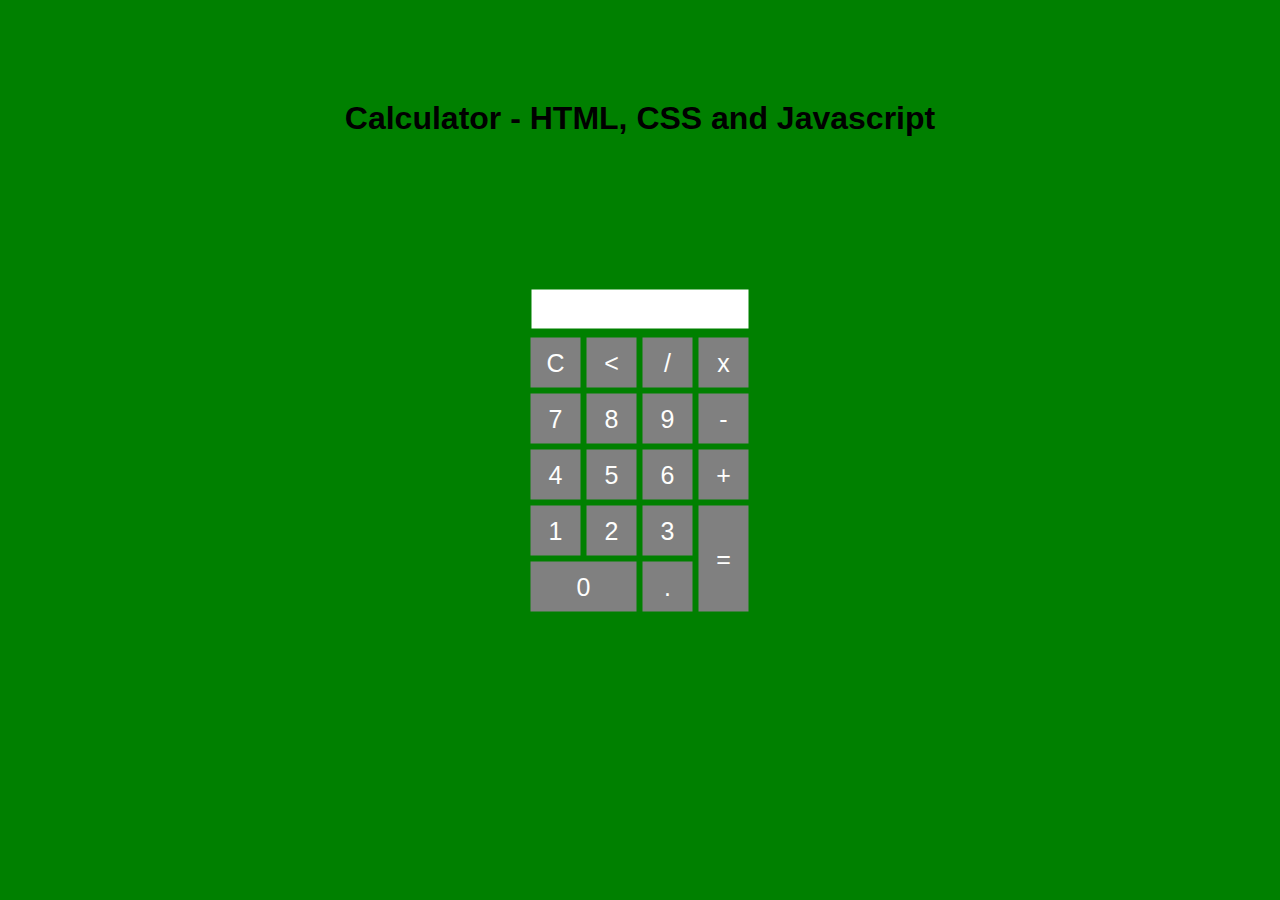
<file: calulator/index.html>
<!DOCTYPE html>
<html lang="en">

<head>
    <meta charset="UTF-8">
    <meta name="viewport" content="width=device-width, initial-scale=1.0">
    <meta http-equiv="X-UA-Compatible" content="ie=edge">
    <link rel="stylesheet" href="style.css">
    <script type="text/javascript" src="script.js"></script>
    <title>Calculator</title>
</head>

<body>
    <h1>Calculator - HTML, CSS and Javascript</h1>
    <div class="main">
        <form name="form">
            <input class="textview" name="textview">
        </form>
        <table>
            <tr>
                <td>
                    <input type="button" class="button" value="C" onclick="clean()">
                </td>
                <td>
                    <input type="button" class="button" value="<" onclick="back()">
                </td>
                <td>
                    <input type="button" class="button" value="/" onclick="insert('/')">
                </td>
                <td>
                    <input type="button" class="button" value="x" onclick="insert('*')">
                </td>
            </tr>

            <tr>
                <td>
                    <input type="button" class="button" value="7" onclick="insert('7')">
                </td>
                <td>
                    <input type="button" class="button" value="8" onclick="insert('8')">
                </td>
                <td>
                    <input type="button" class="button" value="9" onclick="insert('9')">
                </td>
                <td>
                    <input type="button" class="button" value="-" onclick="insert('-')">
                </td>
            </tr>

            <tr>
                <td>
                    <input type="button" class="button" value="4" onclick="insert('4')">
                </td>
                <td>
                    <input type="button" class="button" value="5" onclick="insert('5')">
                </td>
                <td>
                    <input type="button" class="button" value="6" onclick="insert('6')">
                </td>
                <td>
                    <input type="button" class="button" value="+" onclick="insert('+')">
                </td>
            </tr>

            <tr>
                <td>
                    <input type="button" class="button" value="1" onclick="insert('1')">
                </td>
                <td>
                    <input type="button" class="button" value="2" onclick="insert('2')">
                </td>
                <td>
                    <input type="button" class="button" value="3" onclick="insert('3')">
                </td>
                <td rowspan="5">
                    <input type="button" style="height: 106px;" class="button" value="=" onclick="equal()">
                </td>
            </tr>

            <tr>
                <td colspan="2">
                    <input type="button" style="width: 106px;" class="button" value="0" onclick="insert('0')">
                </td>
                <td>
                    <input type="button" class="button" value="." onclick="insert('.')">
                </td>
            </tr>
        </table>
    </div>

</body>

</html>
</file>
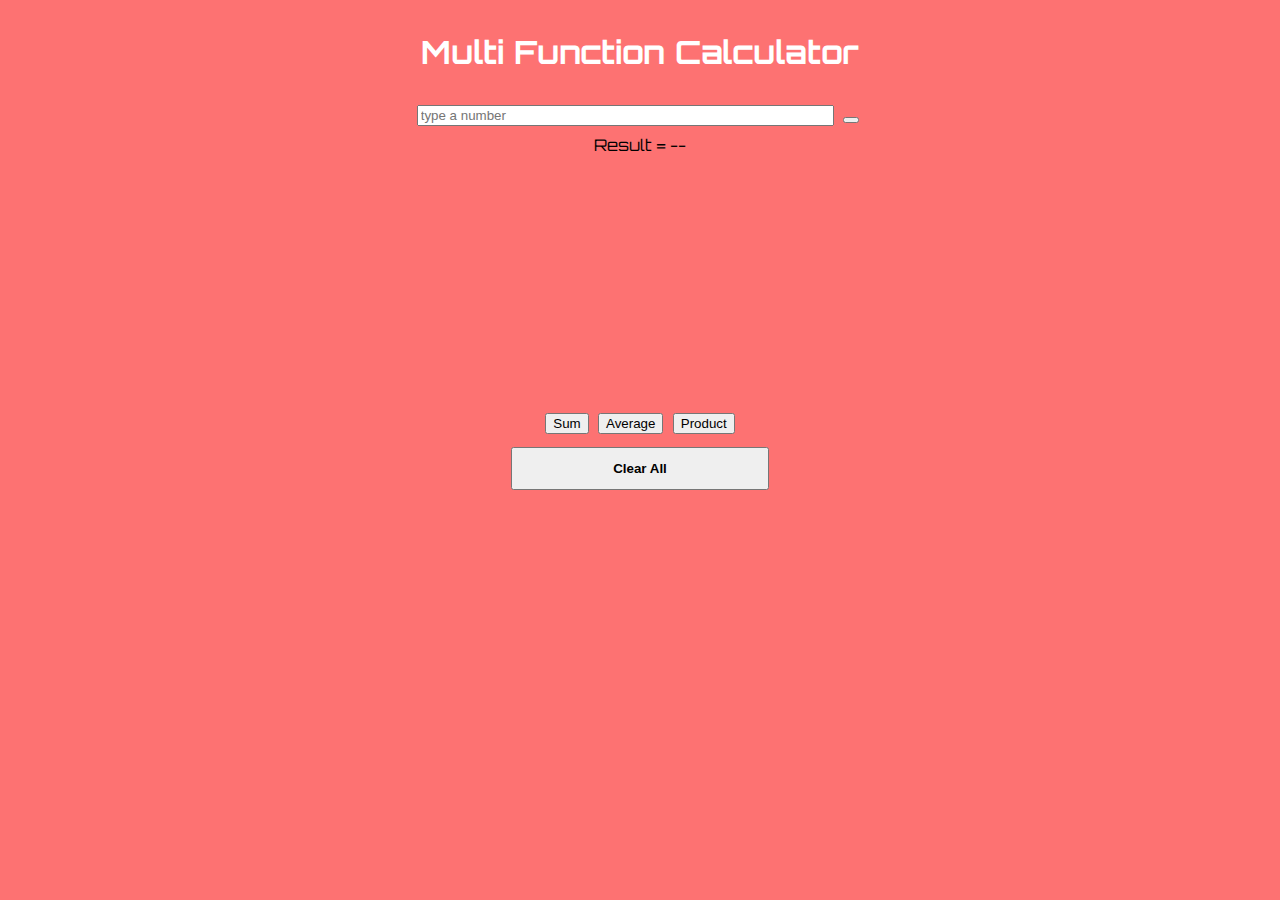
<file: multi-function-calculater-class-task/index.html>
<!DOCTYPE html>
<html lang="en">

<head>
    <meta charset="UTF-8">
    <meta name="viewport" content="width=device-width, initial-scale=1.0">
    <meta http-equiv="X-UA-Compatible" content="ie=edge">
    <link rel="stylesheet" href="https://stackpath.bootstrapcdn.com/bootstrap/4.1.1/css/bootstrap.min.css" integrity="sha384-WskhaSGFgHYWDcbwN70/dfYBj47jz9qbsMId/iRN3ewGhXQFZCSftd1LZCfmhktB"
        crossorigin="anonymous">
    <script src="https://code.jquery.com/jquery-3.3.1.slim.min.js" integrity="sha384-q8i/X+965DzO0rT7abK41JStQIAqVgRVzpbzo5smXKp4YfRvH+8abtTE1Pi6jizo"
        crossorigin="anonymous"></script>
    <script src="https://cdnjs.cloudflare.com/ajax/libs/popper.js/1.14.3/umd/popper.min.js" integrity="sha384-ZMP7rVo3mIykV+2+9J3UJ46jBk0WLaUAdn689aCwoqbBJiSnjAK/l8WvCWPIPm49"
        crossorigin="anonymous"></script>
    <script src="https://stackpath.bootstrapcdn.com/bootstrap/4.1.1/js/bootstrap.min.js" integrity="sha384-smHYKdLADwkXOn1EmN1qk/HfnUcbVRZyYmZ4qpPea6sjB/pTJ0euyQp0Mk8ck+5T"
        crossorigin="anonymous"></script>
    <link href="https://fonts.googleapis.com/css?family=Orbitron" rel="stylesheet">
    <link rel="stylesheet" href="https://use.fontawesome.com/releases/v5.1.0/css/all.css" integrity="sha384-lKuwvrZot6UHsBSfcMvOkWwlCMgc0TaWr+30HWe3a4ltaBwTZhyTEggF5tJv8tbt"
        crossorigin="anonymous">
    <link rel="stylesheet" href="style.css">
    <script src="script.js"></script>
    <title>Multi Function Calculator</title>
</head>

<body>
    <div class="container">
        <h1>Multi Function Calculator</h1>
        <div class="form-group">
            <input class="form-control form-control-lg" type="number" placeholder="type a number">
            <button type="button" class="btn btn-light add" onclick="insert()">
                <i class="fas fa-plus">
                    
                </i>
            </button>
        </div>

        <div class="alert alert-success" role="alert">
            Result = --
        </div>

        <div class="alert alert-danger result" id="insertvalue" role="alert">

        </div>

        <div id="buttons">
            <button type="button" class="btn btn-info">Sum</button>
            <button type="button" class="btn btn-info">Average</button>
            <button type="button" class="btn btn-info">Product</button>
        </div>

        <button type="button" class="btn btn-light clear-btn">Clear All</button>
    </div>

</body>

</html
</file>
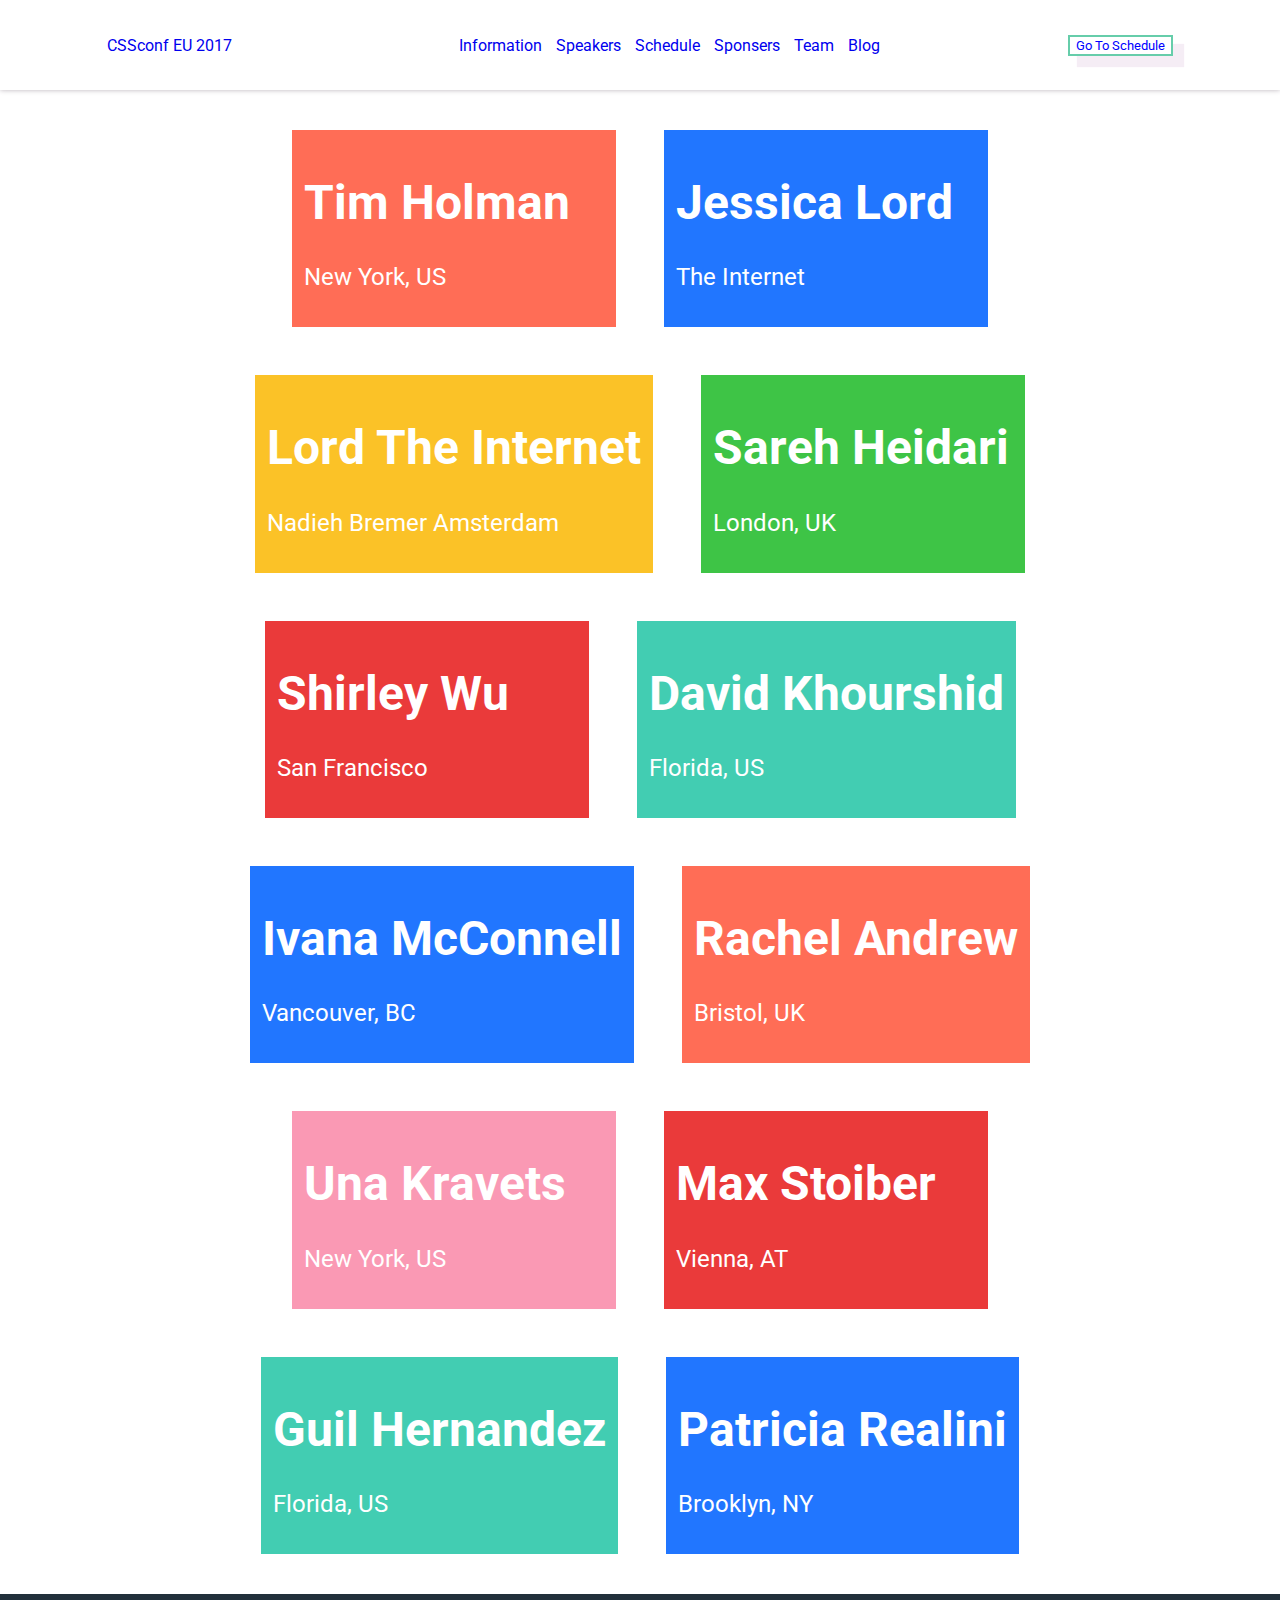
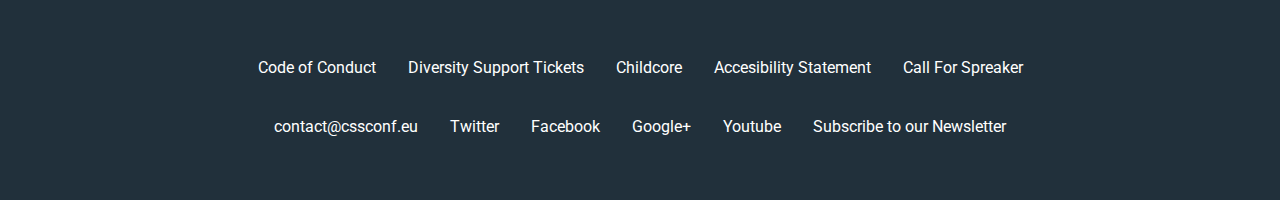
<file: tk-1/index.html>
<!DOCTYPE html>
<html lang="en">

<head>
    <meta charset="UTF-8">
    <meta name="viewport" content="width=device-width, initial-scale=1.0">
    <meta http-equiv="X-UA-Compatible" content="ie=edge">
    <link href="https://fonts.googleapis.com/css?family=Roboto" rel="stylesheet">
    <link rel="stylesheet" href="style.css">
    <title>Test</title>
</head>

<body>
    <header>
        <div>
            <a href="#">
            CSSconf EU 2017                
            </a>
        </div>

        <nav>
            <ul>
                <li>
                    <a href="#">Information</a>
                </li>

                <li>
                    <a href="#">Speakers</a>
                </li>

                <li>
                    <a href="#">Schedule</a>
                </li>

                <li>
                    <a href="#">Sponsers</a>
                </li>

                <li>
                    <a href="#">Team</a>
                </li>

                <li>
                    <a href="#">Blog</a>
                </li>
            </ul>
        </nav>

        <button>Go To Schedule</button>

    </header>

    <article>
        <div class="content-container">
            
            <div class="content" style="background-color: #ff6d56;">
                <h1>Tim Holman</h1>
                <p>New York, US</p> 
            </div>

            <div class="content" style="background-color: #2176ff;">
                <h1>Jessica Lord</h1> 
                <p>The Internet</p>
            </div>

            <div class="content" style="background-color: #fbc227;">
               <h1>Lord The Internet</h1>  
               <p>Nadieh Bremer Amsterdam</p>
            </div>

            <div class="content" style="background-color: #3ec446;">
               <h1>Sareh Heidari</h1>  
                <p>London, UK</p>
            </div>

            <div class="content" style="background-color: #ea3a3a;">
               <h1>Shirley Wu</h1>  
                <p>San Francisco</p>
            </div>

            <div class="content" style="background-color: #42cdb2;">
               <h1>David Khourshid</h1>  
                <p>Florida, US</p>
            </div>

            <div class="content" style="background-color: #2176ff;">
               <h1>Ivana McConnell</h1>  
                <p>Vancouver, BC</p>
            </div>

            <div class="content" style="background-color: #ff6d56;">
               <h1>Rachel Andrew</h1>  
                <p>Bristol, UK</p>
            </div>

            <div class="content" style="background-color: #fa99b4;">
               <h1>Una Kravets</h1>  
                <p>New York, US</p>
            </div>
            
            <div class="content" style="background-color: #ea3a3a;">
               <h1>Max Stoiber</h1>  
                <p>Vienna, AT</p>
            </div>
            
            <div class="content" style="background-color: #42cdb2;">
               <h1>Guil Hernandez</h1>  
               <p>Florida, US</p>

            </div>
            
            <div class="content" style="background-color: #2176ff;">
               <h1>Patricia Realini</h1>  
               <p>Brooklyn, NY</p>
            </div>
        </div>
    </article>

    <footer>
        <div class="footer-content first-div">
            <div>Code of Conduct</div>
            <div>Diversity Support Tickets</div>
            <div>Childcore</div>
            <div>Accesibility Statement</div>
            <div>Call For Spreaker</div>
        </div>

        <div class="footer-content second-div">
            <div>contact@cssconf.eu</div>
            <div>Twitter</div>
            <div>Facebook</div>
            <div>Google+</div>
            <div>Youtube</div>
            <div>Subscribe to our Newsletter</div>
        </div>


    </footer>
</body>

</html>
</file>
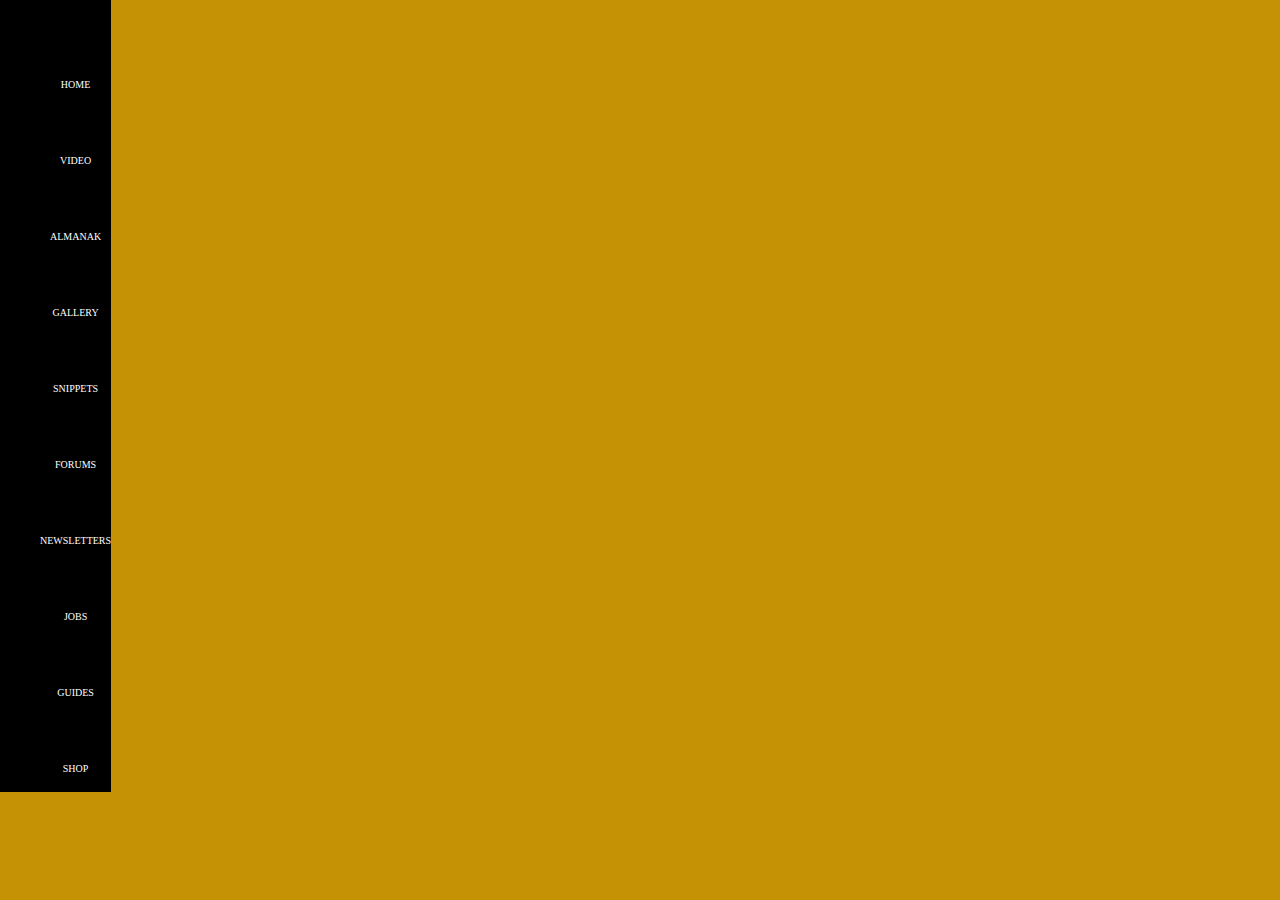
<file: hackathon-folder-3/colorful-navbar/index.html>
<!DOCTYPE html>
<html>
<head>
	<title>
		my work
	</title>
	<link rel="stylesheet" type="text/css" href="style.css">
	<link rel="stylesheet" href="https://use.fontawesome.com/releases/v5.0.10/css/all.css" integrity="sha384-+d0P83n9kaQMCwj8F4RJB66tzIwOKmrdb46+porD/OvrJ+37WqIM7UoBtwHO6Nlg" crossorigin="anonymous">
</head>
<body>
	<nav>
		<ul>
			<li>
				
				<span>
					<i class="fas fa-home"></i>
				</span>
				<br>
				<span class="name">
					HOME
				</span>
			</li>
			<li>
				
				<span>
					<i class="fas fa-check"></i>
				</span>
				<br>
				<span class="name">
					VIDEO
				</span>
			</li>
			<li>
				
				<span>
					<i class="fas fa-baseball-ball"></i>
				</span>
				<br>
				<span class="name">
					ALMANAK
				</span>
			</li>
			<li>
				
				<span>
					<i class="fab fa-accessible-icon"></i>
				</span>
				<br>
				<span class="name">
					GALLERY
				</span>
			</li>
			<li>
				
				<span>
					<i class="fab fa-accusoft"></i>
				</span>
				<br>
				<span class="name">
					SNIPPETS
				</span>
			</li>
			<li>
				
				<span>
					<i class="fab fa-adversal"></i>
				</span>
				<br>
				<span class="name">
					FORUMS
				</span>
			</li>
			<li>
				
				<span>
					<i class="fab fa-adn"></i>
				</span>
				<br>
				<span class="name">
					NEWSLETTERS
				</span>
			</li>
			<li>
				
				<span>
					<i class="fab fa-algolia"></i>
				</span> 
				<br>
				<span class="name">
					JOBS
				</span>
			</li>
			<li>
				
				<span>
					<i class="fas fa-ambulance"></i>
				</span>
				<br>
				<span class="name">
					GUIDES
				</span>
			</li>
			<li>
				
				<span>
					<i class="fas fa-baseball-ball"></i>
				</span>
				<br>
				<span class="name">
					SHOP
				</span>
			</li>
			
		</ul>
	</nav>

</body>
</html>
</file>
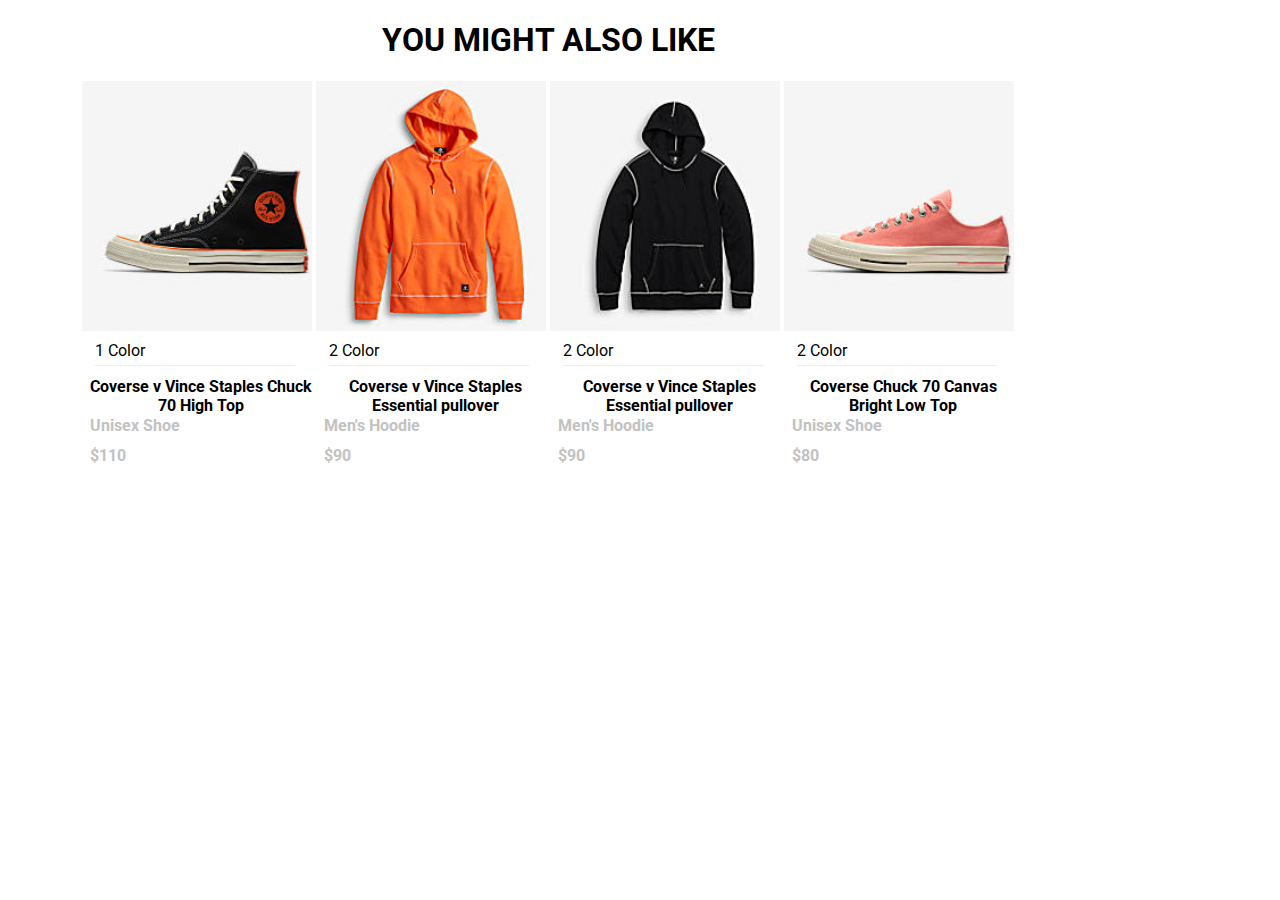
<file: hackathon-folder-3/products/index.html>
<!DOCTYPE html>
<html>
<head>
	<title>
		Hakathon
	</title>
	<link rel="stylesheet" type="text/css" href="style.css">
	<link href="https://fonts.googleapis.com/css?family=Roboto" rel="stylesheet">
</head>
<body>
	
	 <figure>
	 	<h1>
		YOU MIGHT ALSO LIKE
	</h1>
		<div class="main">
			<div class="img-div" style="background-image: url('images/prod-1.png');">
			</div>
			<div class="kolor">
				<span class="inter"> 1 Color</span>
			</div >
			
				<p class="p1">
					Coverse v Vince Staples Chuck 70 High Top
				
				</p>
				<p class="p2">
					Unisex Shoe
				</p>
				<p class="p3">
					$110
				</p>
			

		</div>
		<div class="main">
			<div class="img-div" style="background-image: url('images/prod-2.png');">
			</div>
			<div class="kolor">
				<span class="inter"> 2 Color</span>
			</div>
							<p class="p1">
					Coverse v Vince Staples Essential pullover
				
				</p>
				<p class="p2">
					Men's Hoodie
				</p>
				<p class="p3">
					$90
				</p>
		</div>
		<div class="main">
			<div class="img-div" style="background-image: url('images/prod-3.png');">
			</div>
			<div class="kolor">
				<span class="inter"> 2 Color</span>
			</div>
							<p class="p1">
					Coverse v Vince Staples Essential pullover
				
				</p>
				<p class="p2">
					Men's Hoodie
				</p>
				<p class="p3">
					$90
				</p>
		</div>
		<div class="main">
			<div class="img-div" style="background-image: url('images/prod-4.png');">
			</div>
			<div class="kolor">
				<span class="inter"> 2 Color</span>
			</div>
							<p class="p1">
					Coverse Chuck 70 Canvas Bright Low Top
				
				</p>
				<p class="p2">
					Unisex Shoe
				</p>
				<p class="p3">
					$80
				</p>
		</div>

	</figure> 

</body>
</html>
</file>
<file: calulator/style.css>
body {
    background:green;
}

* {
    margin: 0;
    padding: 0;
}

h1 {
    text-align: center;
    color: black;
    font-family: 'Segoe UI', Tahoma, Geneva, Verdana, sans-serif;
    margin-top: 100px;
}

.button {
    height: 50px;
    width: 50px;
    font-size: 25px;
    margin: 2px;
    cursor: pointer;
    background: grey;
    color: #FEFEFD;
    border: none;
}

.button:hover {
    background: #ECEFF1;
    color: #424242;
}

.button:active{
    background: #B0BEC5;
    color: #424242;
}

.button:focus{
    outline: none;
}

.textview {
    width: 207px;
    margin: 5px;
    font-size: 25px;
    padding: 5px;
    border: none;
    color: #424242;
}

.main {
    position: absolute;
    top: 50%;
    left: 50%;
    transform: translateX(-50%) translateY(-50%);    
}


@media only screen and (max-width:415px) {
    h1 {
        margin-top: 80px;
    }
}


@media only screen and (max-width:376px) {
    h1 {
        margin-top: 40px;
    }
}

@media only screen and (max-width:361px) and (max-height:561px) {
    h1 {
        margin-top: 0px;
        font-size: 20px;
    }
}
</file>
<file: multi-function-calculater-class-task/style.css>
body {
    background-color: #FD7272;
    text-align: center;   
    font-family: 'Orbitron', sans-serif;
}

.container {
    width: 500px;
    margin: auto;
}

h1 {
    color: white;
    margin: 1em 0;
    font-weight: bolder;
}

.form-control {
    display: inline-block;
    width: 409px;
}



.add {
    color: #FD7272;
    font-size: 1.5em;
}

.result {
    height: 200px;
    overflow: hidden;
    margin: 1.6em 0;
}

button {
    margin: 0.5em 0.2em;
}

.clear-btn {
    padding: 12px 100px;
    font-weight: 900;
}

.add:hover {
    color: #FD7272;
}
</file>
<file: tk-1/style.css>
body{
    display: grid;
    grid-template-columns: 60px auto 60px;
    grid-template-rows: 90px auto auto;  
    grid-gap: 1em;  
    margin: 0;
    font-family: 'Roboto', sans-serif;
}

header {
    grid-column: 1 / -1;
    display: flex;
    justify-content: space-around;
    align-items: center;
    padding: 1em;
    -webkit-box-shadow: 0px 0px 5px 0px rgba(186,179,186,1);
    -moz-box-shadow: 0px 0px 5px 0px rgba(186,179,186,1);
    box-shadow: 0px 0px 5px 0px rgba(186,179,186,1);
}

header li {
    display: inline-block;
    margin: 5px;
}

 a {
    text-decoration: none;    
}

header button {
    font-family: 'Roboto', sans-serif;
    border: 2px solid mediumaquamarine;
    background-color: white;
    color: blue;
    -webkit-box-shadow: 10px 10px 1px 1px rgba(245,237,245,1);  
    -moz-box-shadow: 10px 10px 1px 1px rgba(245,237,245,1);
    box-shadow: 10px 10px 1px 1px rgba(245,237,245,1);

}

article {
    grid-column: 2 / span 1;
    min-width: 0;
}

.content-container {
    display: flex;
    flex-wrap: wrap;
    justify-content: center;
    /* flex: 1; */
    
    /* display: grid;
    grid-template-columns: repeat(auto-fit, minmax(350px, 1fr));
    grid-auto-rows: 200px;
    grid-gap: 16px; */
    color: white;
}

.content-container > div {
    min-width: 300px;
    max-width: 500px;
    margin: 1em;
    padding: 0.5em;
}

.content{
    font-size: 1.5em;

}

footer {
    grid-column: 1/-1;
    background-color: #21303b;
    color: white;
}

.footer-content {
    display: flex;
    flex-wrap: wrap;
    justify-content: center;
    margin: 3em;
}

.first-div {
    margin-bottom: 0.5em;
}

.second-div {
    margin-top: 0.5em;
}

.footer-content > div {
    margin: 1em;
    text-align: center;
}



.footer-content > div:hover {
    color: goldenrod;
    cursor: pointer;
}

@media screen and (max-width: 896px){
    .content-container > div {
        width: 350px;
        margin: 0;
    }
}

@media screen and (max-width: 700px) {
    li:nth-last-child(1){
        display: none;
    }
     
    .footer-content {
        display: grid;
     }
}


@media screen and (max-width: 655px) {
    li:nth-last-child(2){
           display: none;
       }
}


@media screen and (max-width: 610px) {
    li:nth-last-child(3){
           display: none;
       }
   }

@media screen and (max-width: 550px) {
    nav {
        display: none;
    }
    
}
</file>
<file: hackathon-folder-3/colorful-navbar/style.css>
body{
    background-color: #c59205;
    margin: 0px;
}
nav{
    background-color: black;
    display: inline-block;
    text-align: center;

}
span{
    color: white;
    font-size: 50px;

}
.name{
    font-size: 10px;
   /* display: none;*/
}
/*.name:hover{
   visibility: visible;;
    font-size: 10px;*/
}
</file>
<file: hackathon-folder-3/products/style.css>
body{
	text-align: center;
	/*background-color: gray;*/
}
figure{
	    height: 500px;
    width: 1000px;
    position: relative;
    font-family: 'Roboto', sans-serif;
}
.main{
	height: 400px;
	width: 230px;
	
	display: inline-block;
	position: relative;


}
.main:hover{
	border: 1px solid #ececec;
}
.img-div{
	height: 250px;
    width: 230px;
    background-size: cover;
}
.kolor{
	    height: 34px;
    position: absolute;
    left: 13px;
    width: 200px;
    border-bottom:  1px solid #ececec;
}
.inter{
	position: absolute;
	left: 0px;
	top: 10px;
}
.p1{
	position: absolute;
	left: 8px;
	bottom:  50px;
	font-weight: bold;
}
.p2{
	
	position: absolute;
	left: 8px;
	bottom:  30px;
	color: #c2c2c2;
	font-weight: bold;
}
.p3{

	position: absolute;
	left: 8px;
	bottom:  0px;
	color: #c2c2c2;
	font-weight: bold;
}
</file>
